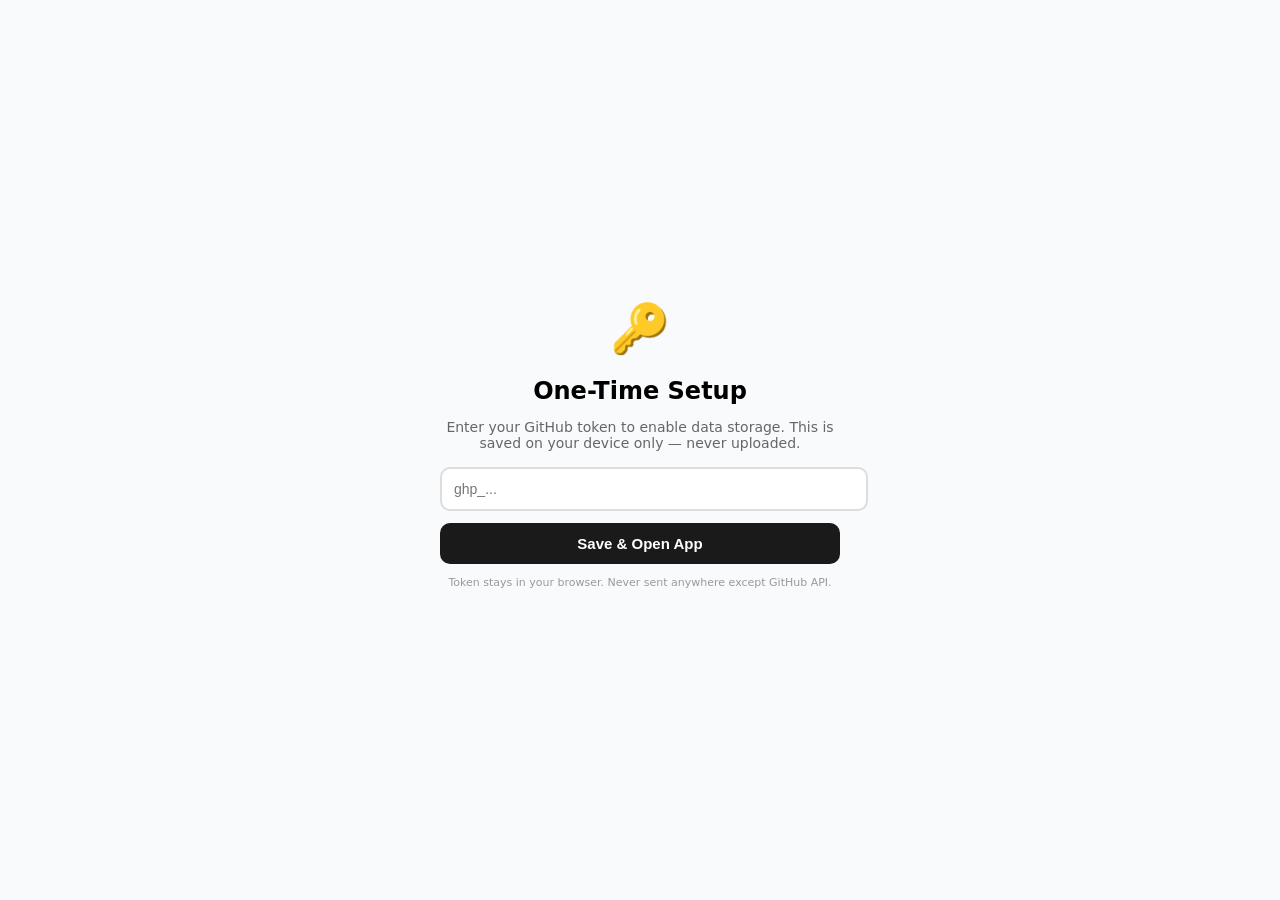
<file: setup.html>
<!DOCTYPE html><html><head><meta charset="UTF-8"><meta name="viewport" content="width=device-width,initial-scale=1"><title>Setup - app</title></head><body style="font-family:system-ui,sans-serif;display:flex;align-items:center;justify-content:center;min-height:100vh;background:#f9fafb;margin:0"><div style="max-width:400px;text-align:center;padding:20px"><div style="font-size:48px;margin-bottom:12px">🔑</div><h2 style="margin-bottom:8px">One-Time Setup</h2><p style="color:#666;font-size:14px;margin-bottom:16px">Enter your GitHub token to enable data storage. This is saved on your device only — never uploaded.</p><input id="t" type="password" placeholder="ghp_..." style="width:100%;padding:12px;border:2px solid #ddd;border-radius:10px;font-size:14px;margin-bottom:12px" /><button onclick="localStorage.setItem('_ght',document.getElementById('t').value);location.href='index.html'" style="width:100%;padding:12px;background:#1a1a1a;color:#fff;border:none;border-radius:10px;font-size:15px;font-weight:700;cursor:pointer">Save & Open App</button><p style="color:#999;font-size:11px;margin-top:12px">Token stays in your browser. Never sent anywhere except GitHub API.</p></div></body></html>
</file>
